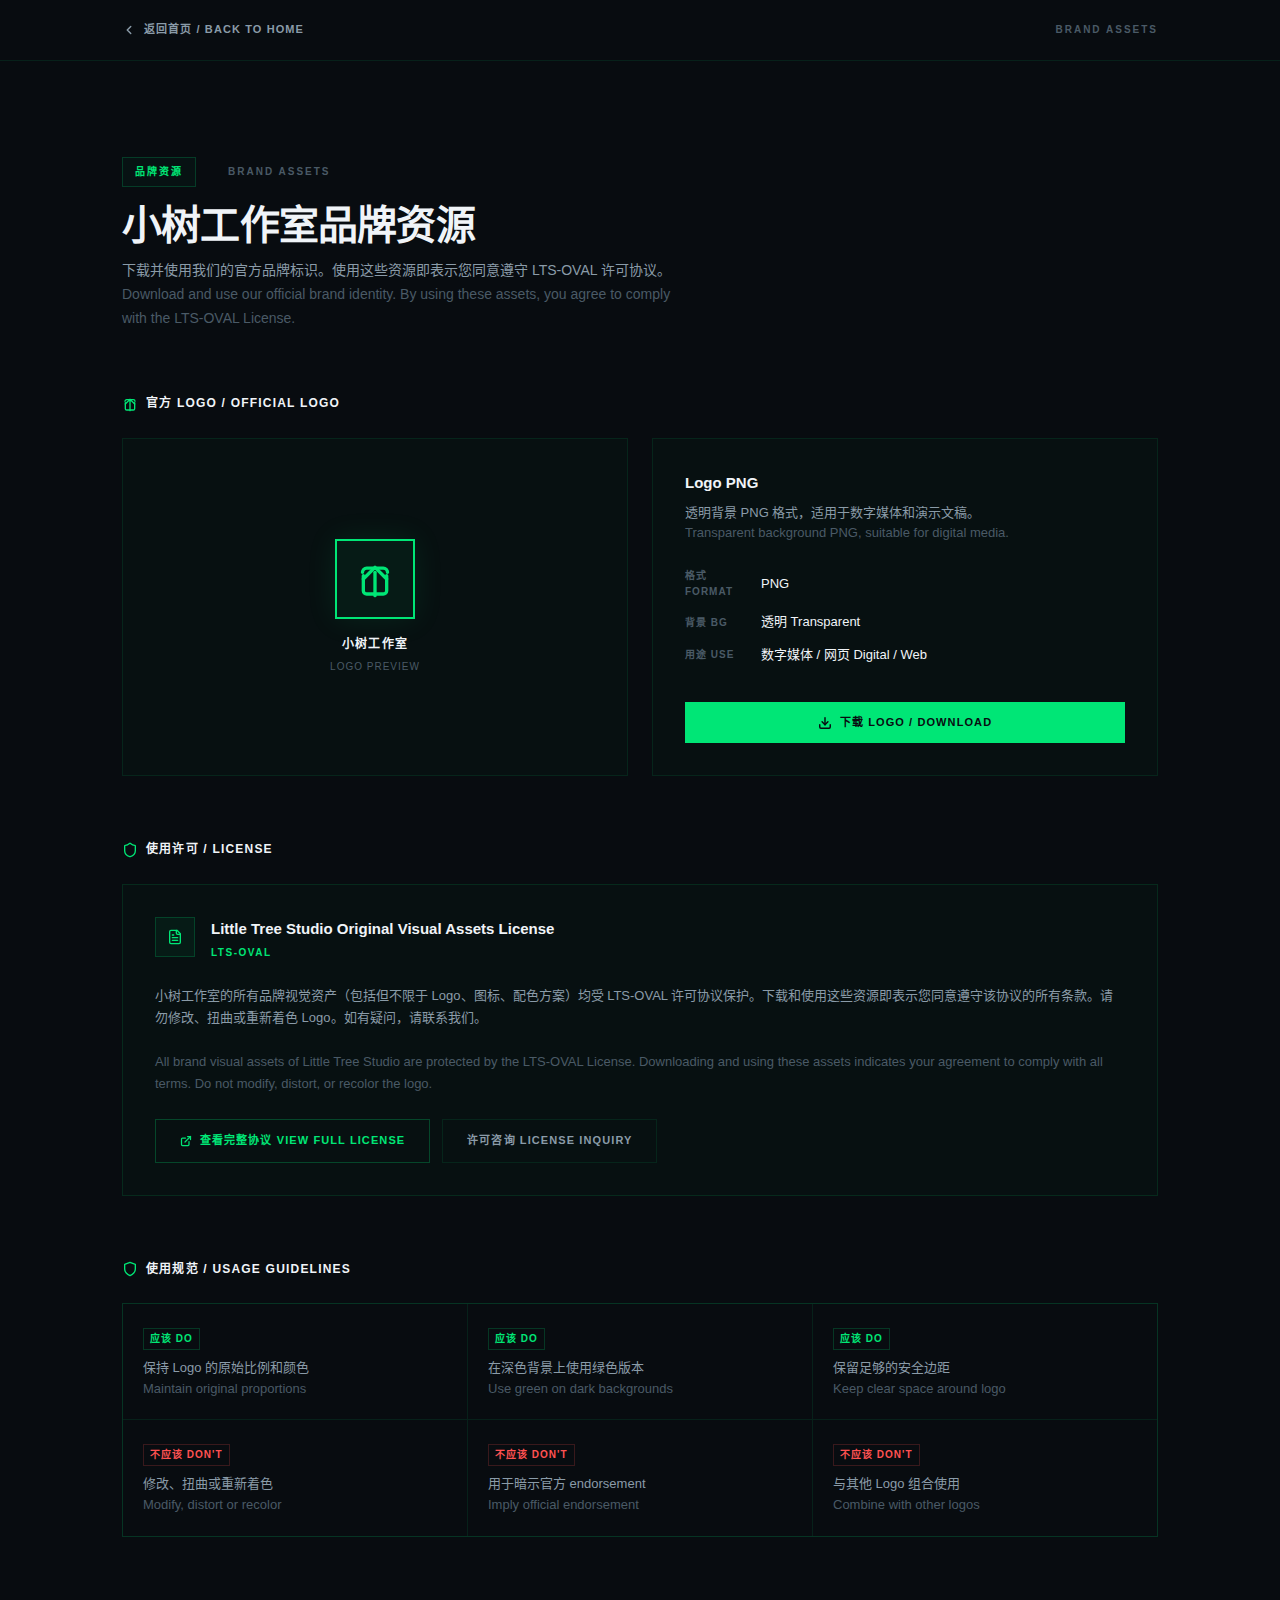
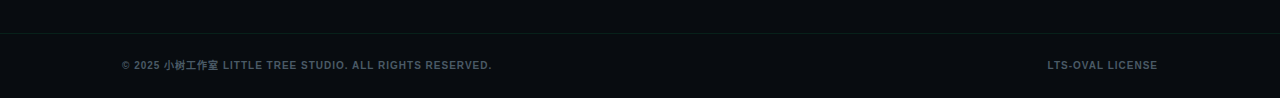
<file: public/brand/index.html>
<!DOCTYPE html>
<html lang="zh-CN">
<head>
  <meta charset="UTF-8">
  <meta name="viewport" content="width=device-width, initial-scale=1.0">
  <title>品牌资源 - 小树工作室</title>
  <meta name="description" content="小树工作室品牌资源下载 - Logo、使用规范、LTS-OVAL许可协议">
  <link rel="preconnect" href="https://fonts.googleapis.com">
  <style>
    * { margin: 0; padding: 0; box-sizing: border-box; }
    :root {
      --bg: #080c10;
      --bg2: #0e1319;
      --accent: #00e676;
      --accent-light: #69f0ae;
      --text: #f0f4f8;
      --text2: #8a9ba8;
      --muted: #4a5a66;
      --border: rgba(0, 230, 118, 0.1);
      --border-hover: rgba(0, 230, 118, 0.3);
    }
    body {
      font-family: 'Inter', 'PingFang SC', 'Microsoft YaHei', 'Noto Sans SC', sans-serif;
      background: var(--bg);
      color: var(--text);
      -webkit-font-smoothing: antialiased;
      line-height: 1.6;
    }
    a { text-decoration: none; color: inherit; }
    .container {
      max-width: 1100px;
      margin: 0 auto;
      padding: 0 1.5rem;
    }
    @media (min-width: 1024px) {
      .container { padding: 0 2rem; }
    }

    /* Header */
    .header-bar {
      border-bottom: 1px solid var(--border);
    }
    .header-bar .container {
      height: 60px;
      display: flex;
      align-items: center;
      justify-content: space-between;
    }
    .back-link {
      display: inline-flex;
      align-items: center;
      gap: 0.5rem;
      color: var(--text2);
      font-size: 11px;
      font-weight: 700;
      text-transform: uppercase;
      letter-spacing: 0.1em;
      transition: color 0.2s;
    }
    .back-link:hover { color: var(--accent); }
    .back-link svg { width: 14px; height: 14px; }
    .header-tag {
      font-size: 10px;
      font-weight: 700;
      letter-spacing: 0.2em;
      color: var(--muted);
      text-transform: uppercase;
    }

    /* Section tag */
    .section-tag {
      display: inline-block;
      font-size: 10px;
      font-weight: 700;
      letter-spacing: 0.2em;
      color: var(--accent);
      text-transform: uppercase;
      border: 1px solid rgba(0, 230, 118, 0.2);
      padding: 6px 12px;
      background: rgba(0, 230, 118, 0.03);
    }
    .section-tag-en {
      font-size: 10px;
      font-weight: 700;
      letter-spacing: 0.2em;
      color: var(--muted);
      text-transform: uppercase;
      margin-left: 1rem;
    }

    /* Title */
    .page-title {
      font-size: clamp(1.75rem, 4vw, 2.5rem);
      font-weight: 900;
      letter-spacing: -0.02em;
      line-height: 1.1;
      color: var(--text);
      margin-bottom: 0.75rem;
    }
    .page-desc {
      color: var(--text2);
      font-size: 14px;
      max-width: 560px;
      line-height: 1.7;
    }
    .section-title {
      font-size: 12px;
      font-weight: 700;
      text-transform: uppercase;
      letter-spacing: 0.1em;
      color: var(--text);
      margin-bottom: 1.5rem;
      display: flex;
      align-items: center;
      gap: 0.5rem;
    }
    .section-title svg { width: 16px; height: 16px; color: var(--accent); }

    /* Cards */
    .card {
      border: 1px solid var(--border);
      background: rgba(0, 230, 118, 0.02);
    }
    .card-preview {
      display: flex;
      align-items: center;
      justify-content: center;
      padding: 3rem;
      min-height: 240px;
    }
    .card-info {
      padding: 1.5rem;
      display: flex;
      flex-direction: column;
      justify-content: space-between;
      height: 100%;
    }
    @media (min-width: 768px) {
      .card-preview { padding: 3rem 4rem; }
      .card-info { padding: 2rem; }
    }

    /* Logo preview */
    .logo-box {
      width: 80px;
      height: 80px;
      border: 2px solid var(--accent);
      display: flex;
      align-items: center;
      justify-content: center;
      margin: 0 auto 1rem;
      background: rgba(0, 230, 118, 0.05);
      box-shadow: 0 0 30px rgba(0, 230, 118, 0.1);
    }
    .logo-box svg { width: 40px; height: 40px; color: var(--accent); }

    /* Buttons */
    .btn {
      display: inline-flex;
      align-items: center;
      justify-content: center;
      gap: 0.5rem;
      padding: 0.75rem 1.5rem;
      font-size: 11px;
      font-weight: 700;
      text-transform: uppercase;
      letter-spacing: 0.1em;
      border: none;
      cursor: pointer;
      transition: all 0.3s;
    }
    .btn-primary {
      background: var(--accent);
      color: var(--bg);
    }
    .btn-primary:hover {
      box-shadow: 0 0 25px rgba(0, 230, 118, 0.25);
    }
    .btn-outline {
      background: transparent;
      color: var(--accent);
      border: 1px solid rgba(0, 230, 118, 0.25);
    }
    .btn-outline:hover {
      border-color: var(--accent);
      background: rgba(0, 230, 118, 0.08);
    }
    .btn-muted {
      background: transparent;
      color: var(--text2);
      border: 1px solid var(--border);
    }
    .btn-muted:hover {
      border-color: rgba(0, 230, 118, 0.3);
      color: var(--text);
    }

    /* Meta rows */
    .meta-row {
      display: flex;
      align-items: center;
      gap: 0.75rem;
      font-size: 13px;
      color: var(--text2);
      margin-bottom: 0.75rem;
    }
    .meta-label {
      font-size: 10px;
      font-weight: 700;
      color: var(--muted);
      text-transform: uppercase;
      letter-spacing: 0.1em;
      width: 64px;
      flex-shrink: 0;
    }
    .meta-value { color: var(--text); font-weight: 500; }

    /* License section */
    .license-box {
      border: 1px solid rgba(0, 230, 118, 0.12);
      background: rgba(0, 230, 118, 0.02);
      padding: 1.5rem;
    }
    @media (min-width: 768px) {
      .license-box { padding: 2rem; }
    }
    .license-header {
      display: flex;
      align-items: flex-start;
      gap: 1rem;
      margin-bottom: 1.5rem;
    }
    .license-icon {
      width: 40px;
      height: 40px;
      border: 1px solid rgba(0, 230, 118, 0.2);
      display: flex;
      align-items: center;
      justify-content: center;
      background: rgba(0, 230, 118, 0.05);
      flex-shrink: 0;
    }
    .license-icon svg { width: 16px; height: 16px; color: var(--accent); }
    .license-title {
      font-size: 15px;
      font-weight: 700;
      color: var(--text);
      margin-bottom: 0.25rem;
    }
    .license-code {
      font-size: 10px;
      font-weight: 700;
      letter-spacing: 0.15em;
      color: var(--accent);
      text-transform: uppercase;
    }
    .license-text {
      font-size: 13px;
      color: var(--text2);
      line-height: 1.7;
      margin-bottom: 1.5rem;
    }

    /* Guidelines grid */
    .guidelines-grid {
      display: grid;
      grid-template-columns: 1fr;
      gap: 1px;
      background: var(--border);
      border: 1px solid var(--border);
    }
    @media (min-width: 640px) {
      .guidelines-grid { grid-template-columns: 1fr 1fr; }
    }
    @media (min-width: 1024px) {
      .guidelines-grid { grid-template-columns: 1fr 1fr 1fr; }
    }
    .guide-item {
      background: var(--bg);
      padding: 1.25rem;
    }
    .guide-badge {
      display: inline-block;
      font-size: 10px;
      font-weight: 700;
      padding: 2px 6px;
      margin-bottom: 0.5rem;
      text-transform: uppercase;
      letter-spacing: 0.1em;
    }
    .guide-badge.do {
      color: var(--accent);
      border: 1px solid rgba(0, 230, 118, 0.2);
    }
    .guide-badge.dont {
      color: #ff5252;
      border: 1px solid rgba(255, 82, 82, 0.2);
    }
    .guide-text {
      font-size: 13px;
      color: var(--text2);
    }

    /* Layout */
    .py-section { padding-top: 4rem; padding-bottom: 4rem; }
    @media (min-width: 768px) {
      .py-section { padding-top: 6rem; padding-bottom: 6rem; }
    }
    .mb-section { margin-bottom: 3rem; }
    @media (min-width: 768px) {
      .mb-section { margin-bottom: 4rem; }
    }
    .grid-2 {
      display: grid;
      grid-template-columns: 1fr;
      gap: 1.5rem;
    }
    @media (min-width: 768px) {
      .grid-2 { grid-template-columns: 1fr 1fr; }
    }

    /* Footer */
    .site-footer {
      border-top: 1px solid var(--border);
      padding: 1.5rem 0;
    }
    .site-footer .container {
      display: flex;
      flex-direction: column;
      align-items: center;
      gap: 0.5rem;
    }
    @media (min-width: 640px) {
      .site-footer .container {
        flex-direction: row;
        justify-content: space-between;
      }
    }
    .footer-text {
      font-size: 10px;
      color: var(--muted);
      text-transform: uppercase;
      letter-spacing: 0.1em;
      font-weight: 700;
    }
    .footer-link {
      font-size: 10px;
      color: var(--muted);
      text-transform: uppercase;
      letter-spacing: 0.1em;
      font-weight: 700;
      transition: color 0.2s;
    }
    .footer-link:hover { color: var(--accent); }

    /* Animations */
    @keyframes fadeUp {
      from { opacity: 0; transform: translateY(20px); }
      to { opacity: 1; transform: translateY(0); }
    }
    .fade-up {
      animation: fadeUp 0.6s ease-out both;
    }
    .delay-1 { animation-delay: 0.1s; }
    .delay-2 { animation-delay: 0.2s; }
    .delay-3 { animation-delay: 0.3s; }
    .delay-4 { animation-delay: 0.4s; }
  </style>
</head>
<body>
  <!-- Header -->
  <div class="header-bar">
    <div class="container">
      <a href="/" class="back-link">
        <svg xmlns="http://www.w3.org/2000/svg" viewBox="0 0 24 24" fill="none" stroke="currentColor" stroke-width="2.5" stroke-linecap="round" stroke-linejoin="round"><path d="m15 18-6-6 6-6"/></svg>
        返回首页 / Back to Home
      </a>
      <span class="header-tag">Brand Assets</span>
    </div>
  </div>

  <!-- Main -->
  <div class="container py-section">
    <!-- Page Title -->
    <div class="mb-section fade-up">
      <div style="display:flex;align-items:baseline;gap:1rem;margin-bottom:1rem;">
        <span class="section-tag">品牌资源</span>
        <span class="section-tag-en">BRAND ASSETS</span>
      </div>
      <h1 class="page-title">小树工作室品牌资源</h1>
      <p class="page-desc">
        下载并使用我们的官方品牌标识。使用这些资源即表示您同意遵守 LTS-OVAL 许可协议。
        <br><span style="color:var(--muted)">Download and use our official brand identity. By using these assets, you agree to comply with the LTS-OVAL License.</span>
      </p>
    </div>

    <!-- Logo Download -->
    <div class="mb-section fade-up delay-1">
      <h2 class="section-title">
        <svg xmlns="http://www.w3.org/2000/svg" viewBox="0 0 24 24" fill="none" stroke="currentColor" stroke-width="2" stroke-linecap="round" stroke-linejoin="round"><path d="M12 22V8"/><path d="m5 12 7-7 7 7"/><path d="M4.5 8A2.5 2.5 0 0 1 7 5.5h10a2.5 2.5 0 0 1 2.5 2.5"/><path d="M5 10v9a2 2 0 0 0 2 2h10a2 2 0 0 0 2-2v-9"/></svg>
        官方 Logo / Official Logo
      </h2>
      <div class="grid-2">
        <!-- Preview -->
        <div class="card card-preview">
          <div style="text-align:center;">
            <div class="logo-box">
              <svg xmlns="http://www.w3.org/2000/svg" viewBox="0 0 24 24" fill="none" stroke="currentColor" stroke-width="2" stroke-linecap="round" stroke-linejoin="round"><path d="M12 22V8"/><path d="m5 12 7-7 7 7"/><path d="M4.5 8A2.5 2.5 0 0 1 7 5.5h10a2.5 2.5 0 0 1 2.5 2.5"/><path d="M5 10v9a2 2 0 0 0 2 2h10a2 2 0 0 0 2-2v-9"/></svg>
            </div>
            <p style="font-size:12px;font-weight:700;color:var(--text);text-transform:uppercase;letter-spacing:0.1em;">小树工作室</p>
            <p style="font-size:10px;color:var(--muted);text-transform:uppercase;letter-spacing:0.1em;margin-top:4px;">Logo Preview</p>
          </div>
        </div>
        <!-- Info + Download -->
        <div class="card card-info">
          <div>
            <h3 style="font-size:15px;font-weight:700;color:var(--text);margin-bottom:0.5rem;">Logo PNG</h3>
            <p style="font-size:13px;color:var(--text2);margin-bottom:1.5rem;line-height:1.6;">
              透明背景 PNG 格式，适用于数字媒体和演示文稿。
              <br><span style="color:var(--muted)">Transparent background PNG, suitable for digital media.</span>
            </p>
            <div class="meta-row">
              <span class="meta-label">格式 Format</span>
              <span class="meta-value">PNG</span>
            </div>
            <div class="meta-row">
              <span class="meta-label">背景 BG</span>
              <span class="meta-value">透明 Transparent</span>
            </div>
            <div class="meta-row">
              <span class="meta-label">用途 Use</span>
              <span class="meta-value">数字媒体 / 网页 Digital / Web</span>
            </div>
          </div>
          <a href="https://zsxiaoshu.cn/brand/logo.png" target="_blank" rel="noopener noreferrer" class="btn btn-primary" style="margin-top:1.5rem;">
            <svg xmlns="http://www.w3.org/2000/svg" width="14" height="14" viewBox="0 0 24 24" fill="none" stroke="currentColor" stroke-width="2.5" stroke-linecap="round" stroke-linejoin="round"><path d="M21 15v4a2 2 0 0 1-2 2H5a2 2 0 0 1-2-2v-4"/><polyline points="7 10 12 15 17 10"/><line x1="12" x2="12" y1="15" y2="3"/></svg>
            下载 Logo / Download
          </a>
        </div>
      </div>
    </div>

    <!-- License -->
    <div class="mb-section fade-up delay-2">
      <h2 class="section-title">
        <svg xmlns="http://www.w3.org/2000/svg" viewBox="0 0 24 24" fill="none" stroke="currentColor" stroke-width="2" stroke-linecap="round" stroke-linejoin="round"><path d="M20 13c0 5-3.5 7.5-7.66 8.95a1 1 0 0 1-.67-.01C7.5 20.5 4 18 4 13V6a1 1 0 0 1 1-1c2 0 4.5-1.2 6.24-2.72a1.17 1.17 0 0 1 1.52 0C14.51 3.81 17 5 19 5a1 1 0 0 1 1 1z"/></svg>
        使用许可 / License
      </h2>
      <div class="license-box">
        <div class="license-header">
          <div class="license-icon">
            <svg xmlns="http://www.w3.org/2000/svg" width="16" height="16" viewBox="0 0 24 24" fill="none" stroke="currentColor" stroke-width="2" stroke-linecap="round" stroke-linejoin="round"><path d="M15 2H6a2 2 0 0 0-2 2v16a2 2 0 0 0 2 2h12a2 2 0 0 0 2-2V7Z"/><path d="M14 2v4a2 2 0 0 0 2 2h4"/><path d="M10 9H8"/><path d="M16 13H8"/><path d="M16 17H8"/></svg>
          </div>
          <div>
            <div class="license-title">Little Tree Studio Original Visual Assets License</div>
            <div class="license-code">LTS-OVAL</div>
          </div>
        </div>
        <p class="license-text">
          小树工作室的所有品牌视觉资产（包括但不限于 Logo、图标、配色方案）均受 LTS-OVAL 许可协议保护。下载和使用这些资源即表示您同意遵守该协议的所有条款。请勿修改、扭曲或重新着色 Logo。如有疑问，请联系我们。
          <br><br>
          <span style="color:var(--muted)">All brand visual assets of Little Tree Studio are protected by the LTS-OVAL License. Downloading and using these assets indicates your agreement to comply with all terms. Do not modify, distort, or recolor the logo.</span>
        </p>
        <div style="display:flex;flex-wrap:wrap;gap:0.75rem;">
          <a href="https://docs.zsxiaoshu.cn/en/terms/studio/oval/" target="_blank" rel="noopener noreferrer" class="btn btn-outline">
            <svg xmlns="http://www.w3.org/2000/svg" width="12" height="12" viewBox="0 0 24 24" fill="none" stroke="currentColor" stroke-width="2.5" stroke-linecap="round" stroke-linejoin="round"><path d="M15 3h6v6"/><path d="M10 14 21 3"/><path d="M18 13v6a2 2 0 0 1-2 2H5a2 2 0 0 1-2-2V8a2 2 0 0 1 2-2h6"/></svg>
            查看完整协议 View Full License
          </a>
          <a href="mailto:studio@zsxiaoshu.cn" class="btn btn-muted">
            许可咨询 License Inquiry
          </a>
        </div>
      </div>
    </div>

    <!-- Usage Guidelines -->
    <div class="fade-up delay-3">
      <h2 class="section-title">
        <svg xmlns="http://www.w3.org/2000/svg" viewBox="0 0 24 24" fill="none" stroke="currentColor" stroke-width="2" stroke-linecap="round" stroke-linejoin="round"><path d="M12 22s8-4 8-10V5l-8-3-8 3v7c0 6 8 10 8 10z"/></svg>
        使用规范 / Usage Guidelines
      </h2>
      <div class="guidelines-grid">
        <div class="guide-item">
          <span class="guide-badge do">应该 DO</span>
          <p class="guide-text">保持 Logo 的原始比例和颜色<br><span style="color:var(--muted)">Maintain original proportions</span></p>
        </div>
        <div class="guide-item">
          <span class="guide-badge do">应该 DO</span>
          <p class="guide-text">在深色背景上使用绿色版本<br><span style="color:var(--muted)">Use green on dark backgrounds</span></p>
        </div>
        <div class="guide-item">
          <span class="guide-badge do">应该 DO</span>
          <p class="guide-text">保留足够的安全边距<br><span style="color:var(--muted)">Keep clear space around logo</span></p>
        </div>
        <div class="guide-item">
          <span class="guide-badge dont">不应该 DON'T</span>
          <p class="guide-text">修改、扭曲或重新着色<br><span style="color:var(--muted)">Modify, distort or recolor</span></p>
        </div>
        <div class="guide-item">
          <span class="guide-badge dont">不应该 DON'T</span>
          <p class="guide-text">用于暗示官方 endorsement<br><span style="color:var(--muted)">Imply official endorsement</span></p>
        </div>
        <div class="guide-item">
          <span class="guide-badge dont">不应该 DON'T</span>
          <p class="guide-text">与其他 Logo 组合使用<br><span style="color:var(--muted)">Combine with other logos</span></p>
        </div>
      </div>
    </div>
  </div>

  <!-- Footer -->
  <footer class="site-footer">
    <div class="container">
      <span class="footer-text">&copy; 2025 小树工作室 Little Tree Studio. All rights reserved.</span>
      <a href="https://docs.zsxiaoshu.cn/en/terms/studio/oval/" target="_blank" rel="noopener noreferrer" class="footer-link">LTS-OVAL License</a>
    </div>
  </footer>
</body>
</html>
</file>
